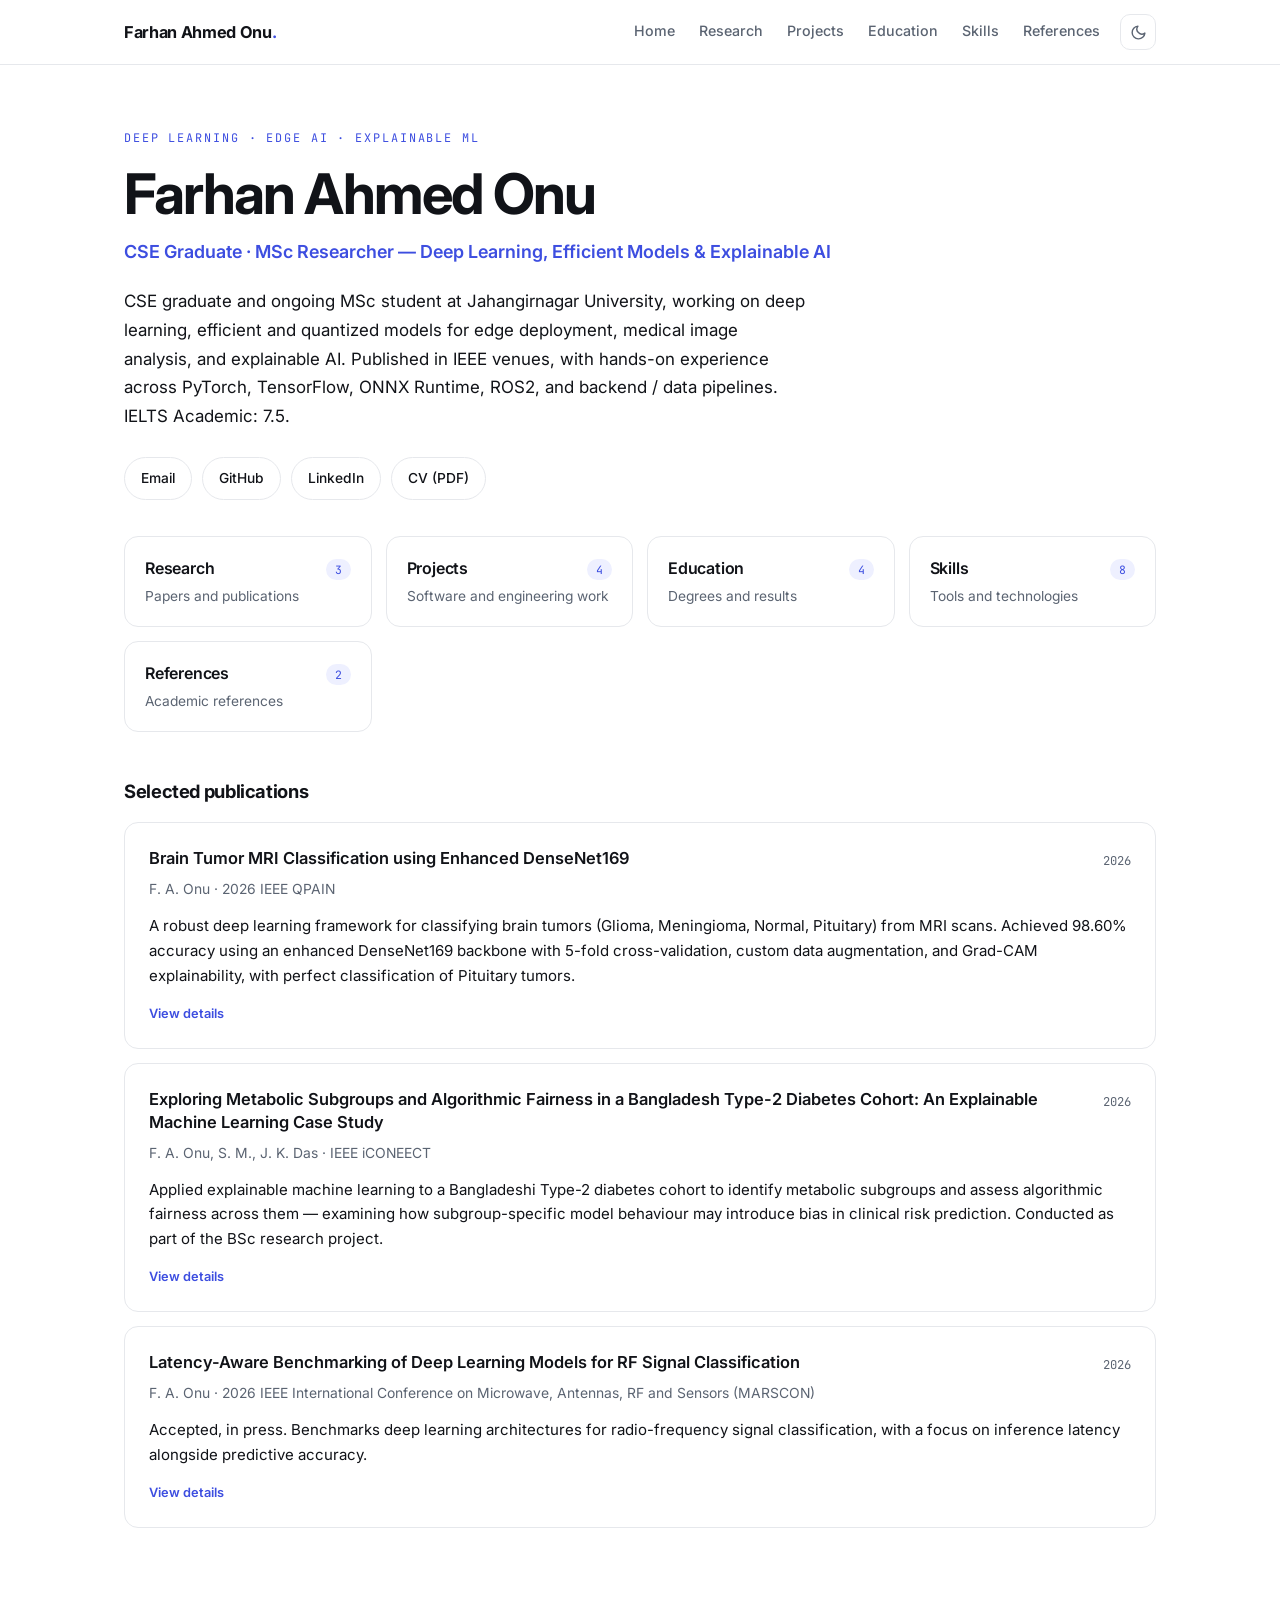
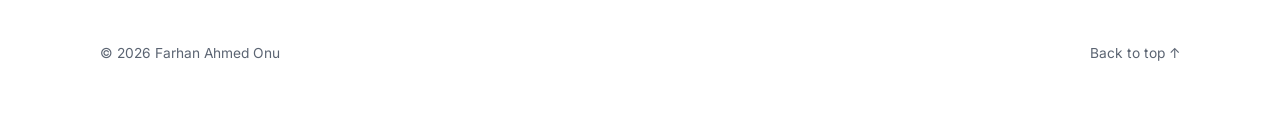
<file: index.html>
<!DOCTYPE html>
<html lang="en" data-theme="light">
<head>
<meta charset="UTF-8" />
<meta name="viewport" content="width=device-width, initial-scale=1" />
<title>Farhan Ahmed Onu — Portfolio</title>
<meta name="description" content="Portfolio of Farhan Ahmed Onu — CSE graduate and MSc researcher at Jahangirnagar University working on deep learning, efficient/quantized models for edge deployment, medical image analysis, and explainable AI." />
<meta name="author" content="Farhan Ahmed Onu" />

<!-- Open Graph / social -->
<meta property="og:type" content="website" />
<meta property="og:title" content="Farhan Ahmed Onu — Portfolio" />
<meta property="og:description" content="Deep learning, edge AI, and explainable ML research and projects." />
<meta name="twitter:card" content="summary" />
<meta name="twitter:title" content="Farhan Ahmed Onu — Portfolio" />
<meta name="twitter:description" content="Deep learning, edge AI, and explainable ML research and projects." />

<!-- Structured data -->
<script type="application/ld+json">
{
  "@context": "https://schema.org",
  "@type": "Person",
  "name": "Farhan Ahmed Onu",
  "jobTitle": "CSE Graduate & MSc Researcher",
  "affiliation": { "@type": "Organization", "name": "Jahangirnagar University" },
  "email": "mailto:farhanahmedonu@gmail.com",
  "description": "Deep learning, efficient models for edge deployment, medical image analysis, and explainable AI.",
  "sameAs": [
    "https://github.com/FarhanAhmedOnu",
    "https://www.linkedin.com/in/FarhanAhmedOnu"
  ],
  "knowsAbout": ["Deep Learning", "Edge AI", "Explainable Machine Learning", "Medical Image Analysis"]
}
</script>

<link rel="preconnect" href="https://fonts.googleapis.com">
<link rel="preconnect" href="https://fonts.gstatic.com" crossorigin>
<link href="https://fonts.googleapis.com/css2?family=Inter:wght@400;500;600;700&family=JetBrains+Mono:wght@500&display=swap" rel="stylesheet">
<link rel="stylesheet" href="css/style.css" />

<script>
  (function () {
    var saved = null;
    try { saved = localStorage.getItem("theme"); } catch (e) {}
    if (!saved && window.matchMedia("(prefers-color-scheme: dark)").matches) saved = "dark";
    if (saved) document.documentElement.setAttribute("data-theme", saved);
  })();
</script>
</head>

<body id="top">

<a class="skip-link" href="#main">Skip to content</a>

<header class="site-header">
  <div class="container header-inner">
    <a class="brand" href="#home">Farhan Ahmed Onu<span>.</span></a>
    <nav class="nav" aria-label="Sections">
      <a href="#home">Home</a>
      <a href="#research">Research</a>
      <a href="#projects">Projects</a>
      <a href="#education">Education</a>
      <a href="#skills">Skills</a>
      <a href="#references">References</a>
    </nav>
    <button id="theme-toggle" class="theme-toggle" type="button"
            aria-label="Toggle dark mode" aria-pressed="false">
      <svg class="icon-moon" viewBox="0 0 24 24" aria-hidden="true"><path d="M21 12.8A9 9 0 1 1 11.2 3a7 7 0 0 0 9.8 9.8Z"/></svg>
      <svg class="icon-sun" viewBox="0 0 24 24" aria-hidden="true"><circle cx="12" cy="12" r="4"/><path d="M12 2v2M12 20v2M4.9 4.9l1.4 1.4M17.7 17.7l1.4 1.4M2 12h2M20 12h2M4.9 19.1l1.4-1.4M17.7 6.3l1.4-1.4"/></svg>
    </button>
  </div>
</header>

<div id="load-error" class="load-error" role="alert" hidden></div>

<div class="layout">
  <main id="main" class="content">

    <!-- Home -->
    <section class="view home" id="home" data-view>
      <div class="home-hero">
        <p class="eyebrow" id="hero-eyebrow"></p>
        <h1 id="hero-name" tabindex="-1"></h1>
        <p class="role" id="hero-role"></p>
        <p class="hero-summary" id="hero-summary"></p>
        <div class="hero-links" id="hero-links"></div>
      </div>
      <nav class="tiles" id="tiles" aria-label="Explore my work"></nav>
      <div class="home-pubs" id="home-pubs"></div>
    </section>

    <section class="block view" id="research" data-view hidden>
      <a class="back" href="#home">Back to home</a>
      <div class="section-head">
        <h2 class="section-title" data-bind="title" tabindex="-1">Research &amp; Publications</h2>
        <p class="section-desc" data-bind="description"></p>
      </div>
      <div class="pub-list" id="pub-list"></div>
    </section>

    <section class="block view" id="projects" data-view hidden>
      <a class="back" href="#home">Back to home</a>
      <div class="section-head">
        <h2 class="section-title" data-bind="title" tabindex="-1">Software &amp; Engineering Projects</h2>
        <p class="section-desc" data-bind="description"></p>
      </div>
      <div class="project-grid" id="project-list"></div>
    </section>

    <section class="block view" id="education" data-view hidden>
      <a class="back" href="#home">Back to home</a>
      <div class="section-head">
        <h2 class="section-title" data-bind="title" tabindex="-1">Education</h2>
        <p class="section-desc" data-bind="description"></p>
      </div>
      <div class="card" id="edu-list"></div>
    </section>

    <section class="block view" id="skills" data-view hidden>
      <a class="back" href="#home">Back to home</a>
      <div class="section-head">
        <h2 class="section-title" data-bind="title" tabindex="-1">Technical Skills</h2>
        <p class="section-desc" data-bind="description"></p>
      </div>
      <div class="skill-grid" id="skill-list"></div>
    </section>

    <section class="block view" id="references" data-view hidden>
      <a class="back" href="#home">Back to home</a>
      <div class="section-head">
        <h2 class="section-title" data-bind="title" tabindex="-1">References</h2>
        <p class="section-desc" data-bind="description"></p>
      </div>
      <div class="ref-grid" id="ref-list"></div>
    </section>

  </main>
</div>

<dialog id="detail" class="detail" aria-labelledby="detail-title">
  <button type="button" class="detail-close" data-close aria-label="Close details">&times;</button>
  <div id="detail-body" class="detail-body"></div>
</dialog>

<footer class="site-footer container">
  <span>&copy; <span id="year"></span> Farhan Ahmed Onu</span>
  <a href="#top">Back to top &uarr;</a>
</footer>

<noscript>
  <div class="load-error">
    This portfolio loads its content from JSON files and needs JavaScript enabled.
  </div>
</noscript>

<script type="module" src="js/theme.js"></script>
<script type="module" src="js/main.js"></script>
<script type="module" src="js/ui.js"></script>
</body>
</html>
</file>
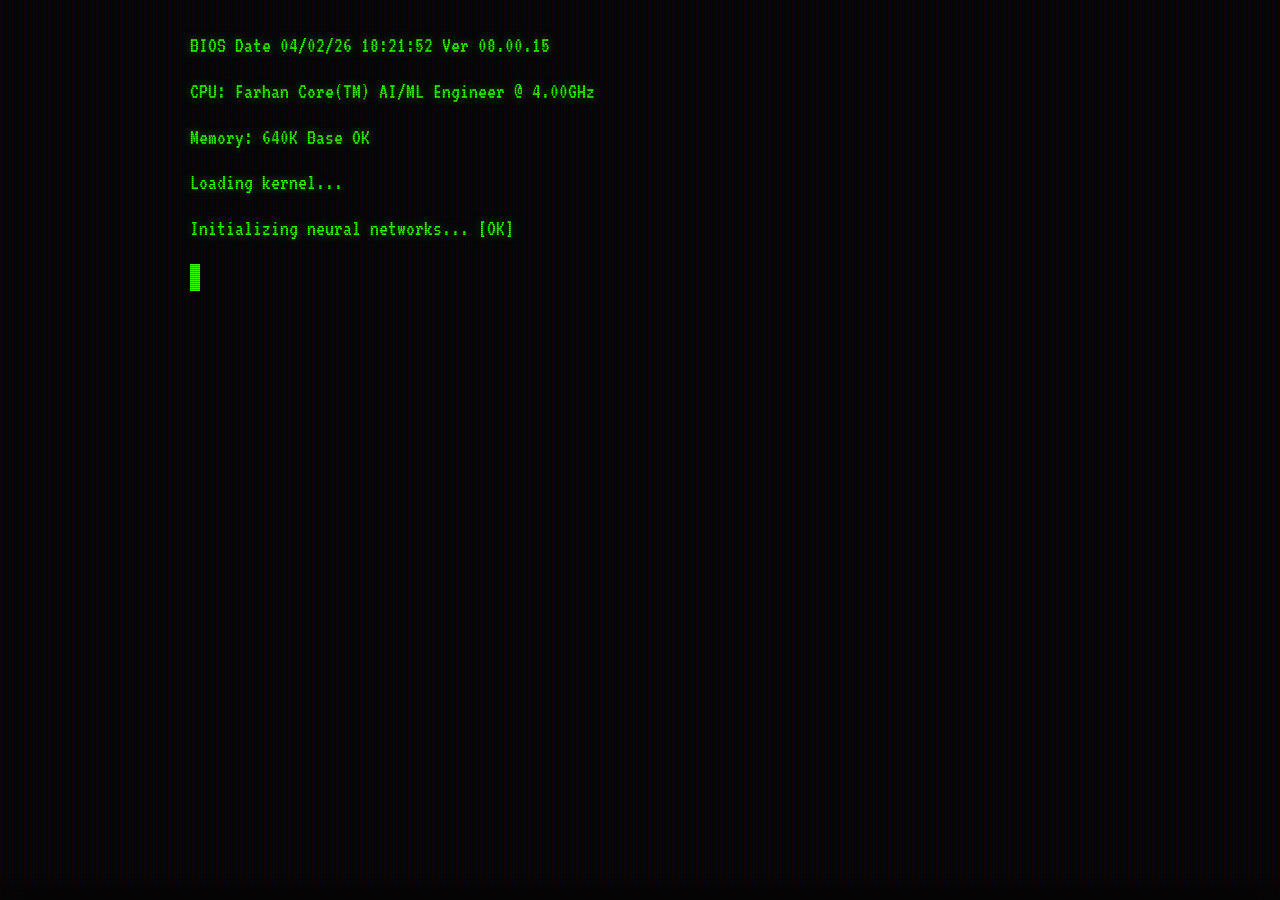
<file: index copy.html>
<!DOCTYPE html>
<html lang="en">
<head>
    <meta charset="UTF-8">
    <meta name="viewport" content="width=device-width, initial-scale=1.0">
    <title>Farhan Ahmed Onu - Terminal OS</title>
    <style>
        /* === RETRO CSS STYLES === */
        @import url('https://fonts.googleapis.com/css2?family=VT323&display=swap');

        :root {
            --terminal-green: #33ff00;
            --terminal-dark: #050505;
            --terminal-dim: #113311;
            --glow: 0 0 10px rgba(51, 255, 0, 0.4);
        }

        /* Custom Retro Pixel Cursor */
        * {
            cursor: url('data:image/svg+xml;utf8,<svg width="18" height="24" viewBox="0 0 15 22" fill="none" xmlns="http://www.w3.org/2000/svg"><path d="M0 0V16L4 12L7 19L9 18L6 11H11L0 0Z" fill="%2333ff00" stroke="%23050505" stroke-width="1"/></svg>'), auto !important;
        }

        body, html {
            margin: 0;
            padding: 0;
            height: 100%;
            background-color: var(--terminal-dark);
            color: var(--terminal-green);
            font-family: 'VT323', 'Courier New', monospace;
            font-size: 22px;
            overflow-x: hidden;
        }

        /* CRT Screen & Scanline Effect */
        .crt::before {
            content: " ";
            display: block;
            position: fixed;
            top: 0; left: 0; bottom: 0; right: 0;
            background: linear-gradient(rgba(18, 16, 16, 0) 50%, rgba(0, 0, 0, 0.25) 50%), 
                        linear-gradient(90deg, rgba(255, 0, 0, 0.06), rgba(0, 255, 0, 0.02), rgba(0, 0, 255, 0.06));
            z-index: 999;
            background-size: 100% 2px, 3px 100%;
            pointer-events: none;
        }

        .crt {
            min-height: 100vh;
            padding: 20px;
            box-sizing: border-box;
            text-shadow: var(--glow);
        }

        #terminal {
            max-width: 900px;
            margin: 0 auto;
            padding-top: 10px;
            padding-bottom: 120px; /* Extra padding to prevent bottom bar overlap */
        }

        /* Typography & Layout */
        h1, h2, h3 { margin: 0 0 10px 0; font-weight: normal; }
        p { margin: 0 0 15px 0; line-height: 1.4; }
        ul { margin-top: 0; margin-bottom: 15px; padding-left: 20px; }
        li { margin-bottom: 5px; }
        
        .ascii-art {
            white-space: pre;
            font-size: 12px;
            margin-bottom: 20px;
            line-height: 1.2;
            overflow-x: auto;
        }

        .cursor {
            display: inline-block;
            width: 10px;
            height: 1.2em;
            background-color: var(--terminal-green);
            vertical-align: middle;
            animation: blink 1s step-end infinite;
        }

        @keyframes blink {
            0%, 100% { opacity: 1; }
            50% { opacity: 0; }
        }

        /* Fixed Bottom Command Bar (HCI Optimized) */
        #command-bar {
            position: fixed;
            bottom: 0;
            left: 0;
            width: 100%;
            background-color: var(--terminal-dark);
            border-top: 2px solid var(--terminal-green);
            z-index: 1000;
            display: flex;
            justify-content: space-between;
            align-items: center;
            padding: 10px 20px;
            box-sizing: border-box;
            box-shadow: 0 -5px 15px rgba(5, 5, 5, 0.9);
            transform: translateY(100%);
            transition: transform 0.5s ease-out;
        }

        #command-bar.visible {
            transform: translateY(0);
        }

        .menu-commands {
            display: flex;
            gap: 15px;
            flex-wrap: wrap;
        }

        .menu-item {
            color: var(--terminal-green);
            text-decoration: none;
            padding: 5px 10px;
            transition: all 0.1s;
            border: 1px solid transparent;
        }

        .menu-item:hover, .menu-item.active {
            background-color: var(--terminal-green);
            color: var(--terminal-dark);
            text-shadow: none;
            border: 1px solid var(--terminal-green);
        }

        .menu-item span.key {
            color: #fff;
            background: var(--terminal-dim);
            padding: 0 4px;
            margin-right: 5px;
        }

        .menu-item:hover span.key, .menu-item.active span.key {
            background: var(--terminal-dark);
            color: var(--terminal-green);
        }

        .system-status {
            font-size: 18px;
            opacity: 0.8;
            text-align: right;
            padding-left: 20px;
            border-left: 1px dashed var(--terminal-green);
        }

        /* Content Sections */
        .section {
            display: none;
            margin-top: 30px;
            border-top: 1px solid var(--terminal-dim);
            padding-top: 20px;
            animation: textFocus 0.3s ease-in;
        }

        @keyframes textFocus {
            0% { filter: blur(4px); opacity: 0.5; }
            100% { filter: blur(0px); opacity: 1; }
        }

        .project-card {
            border: 1px solid var(--terminal-dim);
            padding: 15px;
            margin-bottom: 25px;
            transition: border-color 0.2s;
        }

        .project-card:hover {
            border-color: var(--terminal-green);
            background: rgba(51, 255, 0, 0.02);
        }

        .project-card h4 {
            border-bottom: 1px dashed var(--terminal-dim);
            padding-bottom: 5px;
            margin-bottom: 10px;
        }

        .project-card a {
            color: var(--terminal-green);
            text-decoration: underline;
            display: inline-block;
            margin-top: 10px;
        }

        .project-card a:hover {
            background-color: var(--terminal-green);
            color: var(--terminal-dark);
        }

        /* Utilities */
        .hidden { display: none; }
        .prompt { color: #88ff88; }
        
        /* Responsive */
        @media (max-width: 768px) {
            #command-bar {
                flex-direction: column;
                align-items: flex-start;
                gap: 10px;
            }
            .system-status {
                border-left: none;
                border-top: 1px dashed var(--terminal-green);
                padding-left: 0;
                padding-top: 5px;
                width: 100%;
                text-align: left;
            }
        }
    </style>
</head>
<body>

<div class="crt">
    <div id="terminal">
        <div id="boot-sequence"></div>
        
        <div id="main-interface" class="hidden">
            <div class="ascii-art">
 ________ ________  ________  ___  ___  ________  ________           ________  ___  ___  _____ ______   _______   ________     
|\  _____\\   __  \|\   __  \|\  \|\  \|\   __  \|\   ___  \        |\   __  \|\  \|\  \|\   _ \  _   \|\  ___ \ |\   ___ \    
\ \  \__/\ \  \|\  \ \  \|\  \ \  \\\  \ \  \|\  \ \  \\ \  \       \ \  \|\  \ \  \\\  \ \  \\\__\ \  \ \   __/|\ \  \_|\ \   
 \ \   __\\ \   __  \ \   _  _\ \   __  \ \   __  \ \  \\ \  \       \ \   __  \ \   __  \ \  \\|__| \  \ \  \_|/_\ \  \ \\ \  
  \ \  \_| \ \  \ \  \ \  \\  \\ \  \ \  \ \  \ \  \ \  \\ \  \       \ \  \ \  \ \  \ \  \ \  \    \ \  \ \  \_|\ \ \  \_\\ \ 
   \ \__\   \ \__\ \__\ \__\\ _\\ \__\ \__\ \__\ \__\ \__\\ \__\       \ \__\ \__\ \__\ \__\ \__\    \ \__\ \_______\ \_______\
    \|__|    \|__|\|__|\|__|\|__|\|__|\|__|\|__|\|__|\|__| \|__|        \|__|\|__|\|__|\|__|\|__|     \|__|\|_______|\|_______|
                                                                                                                               
                                                                                                                               
                                                                                                                                                                                           
            </div>
            
            <p><span class="prompt">guest@system:~$</span> Welcome. I am <strong>Farhan Ahmed Onu</strong>.</p>
            <p>System ready. Select a command from the bottom terminal panel to begin.</p>

            <div id="about" class="section">
                <h3>--- ABOUT ME ---</h3>
                <p>Results-oriented AI/ML Engineer with extensive hands-on experience in building scalable machine learning solutions. Proficient in Python, SQL, and Deep Learning frameworks (PyTorch, TensorFlow). Proven track record in delivering industry-level projects ranging from Computer Vision disease detection systems to complex NLP agents using RAG and LLMs. Skilled in the full ML lifecycle from data preprocessing and feature engineering to model tuning, XAI implementation, and MLOps deployment.</p>
                <p><strong>Education:</strong> Bachelor of Science in Computer Science & Engineering from Jahangirnagar University, Savar, Dhaka (2020-2025). CGPA: 3.4/4.0.</p>
                <p><strong>Experience:</strong> Mentor at JU Robotics Club (2023-2025). Teach new members and juniors commonly used algorithms and hardware components. Review and provide feedback on robotics code.</p>
                <p>Location: Somewhere infront of a Keyboard</p>
            </div>

            <div id="projects" class="section">
                <h3>--- PROJECTS DIRECTORY ---</h3>

                <div class="project-card">
                    <h4>> End-to-End AI Diabetes Diagnosis System</h4>
                    <p><strong>Stack:</strong> Python, XGBoost, LLMs, Flask</p>
                    <ul>
                        <li>Developed a dual-agent diagnostic system combining predictive modeling with a conversational AI interface (LLAMA 3.2).</li>
                        <li>Achieved 95.97% accuracy and 0.982 ROC AUC using XGBoost, improving minority class detection by addressing 1:9 class imbalance with SMOTENC.</li>
                        <li>Implemented Explainable AI (XAI) using SHAP and LIME to provide transparent feature importance rankings (e.g., Glucose, Age) for clinical trust.</li>
                        <li>Deployed the solution using a microservices architecture with a Flask-based API Gateway.</li>
                    </ul>
                    <a href="https://github.com/farhanahmedonu" target="_blank">[View on GitHub]</a>
                </div>

                <div class="project-card">
                    <h4>> GadgetForge: Android App for PC Part Recommendation</h4>
                    <p><strong>Stack:</strong> Java, Llama 2, Django, SQLite, Firebase</p>
                    <ul>
                        <li>Developed an Android application in Java that assists users in building custom PCs by recommending compatible parts based on usage preferences.</li>
                        <li>Integrated a Django backend with Llama to process natural language queries and generate context-aware PC part recommendations.</li>
                        <li>Designed and connected a NoSQL (Firebase) and SQLite database system to manage user data and real-time product inventory for recommendation and comparison.</li>
                        <li>Implemented a "Build PC" module and a part comparison engine, enabling users to evaluate performance, price, and compatibility of selected components.</li>
                        <li>Applied prompt engineering and structured querying to interpret user intent and retrieve relevant hardware components aligned with the store's inventory.</li>
                    </ul>
                    <a href="https://github.com/farhanahmedonu" target="_blank">[View on GitHub]</a>
                </div>

                <div class="project-card">
                    <h4>> Hexapod: Six-Legged Smart Robot</h4>
                    <p><strong>Stack:</strong> Arduino (ESP32), Python, OpenCV, PyCOLMAP, Meshroom</p>
                    <ul>
                        <li>Designed and built a six-legged walking robot using ESP32 and Arduino code, capable of traversing varied surfaces with stability and precision.</li>
                        <li>Implemented wireless control via Wi-Fi and Bluetooth, enabling directional movement and adjustable speed through a mobile interface.</li>
                        <li>Integrated obstacle avoidance using sensor feedback, enhancing autonomous navigation in dynamic environments.</li>
                        <li>Added onboard camera for visual processing; utilized OpenCV for real-time face detection and implemented face tracking.</li>
                        <li>Developed a photogrammetry pipeline using PyCOLMAP and Meshroom to generate accurate 3D models of the robot's environment from captured images.</li>
                    </ul>
                    <a href="https://github.com/farhanahmedonu" target="_blank">[View on GitHub]</a>
                </div>

                <div class="project-card">
                    <h4>> Tea Leaf Disease Detection & Classification</h4>
                    <p><strong>Stack:</strong> PyTorch, EfficientNet-V2, CV, Gradio</p>
                    <ul>
                        <li>Engineered a robust deep learning pipeline using EfficientNet-V2-S to classify tea leaf diseases across 8 distinct classes using a dataset of 5,278 images.</li>
                        <li>Applied advanced data augmentation (RandAugment, ColorJitter) to prevent overfitting and ensure model generalization.</li>
                        <li>Deployment: Built a real-time inference interface using Gradio, enabling instant disease categorization and confidence scoring.</li>
                    </ul>
                    <a href="https://github.com/farhanahmedonu" target="_blank">[View on GitHub]</a>
                </div>

                <div class="project-card">
                    <h4>> RAG PDF Chat Assistant with Local LLMs</h4>
                    <p><strong>Stack:</strong> Ollama, ChromaDB, Streamlit, Sentence Transformers</p>
                    <ul>
                        <li>Architected a privacy-focused Retrieval-Augmented Generation (RAG) system processing local PDF documents using Ollama (Qwen, Llama3).</li>
                        <li>Optimized retrieval accuracy by implementing a custom overlapping text chunking algorithm and persistent vector storage via ChromaDB.</li>
                        <li>Developed a user-friendly Streamlit web interface for seamless document uploading and interactive Q&A. Supports multiple PDF uploads.</li>
                    </ul>
                    <a href="https://github.com/farhanahmedonu" target="_blank">[View on GitHub]</a>
                </div>
                
                <div class="project-card">
                    <h4>> Ju-Exam-Office-Management-System</h4>
                    <p><strong>Stack:</strong> Django, pyTEST, Sphinx, CircleCI</p>
                    <ul>
                        <li>Fullstack project aiming to process all tasks done by an exam office.</li>
                        <li>Features include: Creating and Publishing Exam Schedules, Publish Result, Manage Exam Materials, Manage Answer Scripts, Manage Teacher Remuneration, Approving special accommodations.</li>
                        <li>Provides students with a seamless interface to access their results.</li>
                        <li>Tested using pyTEST, documented with Sphinx, and utilizes CircleCI for CI/CD pipelines.</li>
                    </ul>
                    <a href="https://github.com/farhanahmedonu" target="_blank">[View on GitHub]</a>
                </div>

                <div class="project-card">
                    <h4>> Automated Prompt Generation</h4>
                    <p><strong>Stack:</strong> Google Gemini API, Gradio, NLP</p>
                    <ul>
                        <li>Designed a system that extracts content from PDFs/PPTXs and utilizes Google Gemini to automatically generate Zero-shot and Few-shot prompts.</li>
                        <li>Implemented a structured workflow where generated prompts are saved to JSON and used to drive a context-aware chatbot interface.</li>
                        <li>Created a Gradio-based UI allowing users to leverage extracted document context for intelligent Q&A without manual prompt crafting.</li>
                    </ul>
                    <a href="https://github.com/farhanahmedonu" target="_blank">[View on GitHub]</a>
                </div>

                <div class="project-card">
                    <h4>> Ollama Smart Assistant & Search Engine</h4>
                    <p><strong>Stack:</strong> Python, Flask, DuckDuckGo API</p>
                    <ul>
                        <li>Designed an intelligent decision engine that dynamically routes user queries between a local LLM and real-time web search (DuckDuckGo) based on information freshness needs.</li>
                        <li>Implemented keyword optimization logic to refine search queries, improving the relevance of retrieved information before synthesis.</li>
                    </ul>
                    <a href="https://github.com/farhanahmedonu" target="_blank">[View on GitHub]</a>
                </div>

                <div class="project-card">
                    <h4>> IoT-Based Smart Bus Transportation System</h4>
                    <p><strong>Stack:</strong> Firebase, Tailwind CSS, Leaflet maps, IoT</p>
                    <ul>
                        <li>Real-Time Tracking: Provide passengers with live bus locations using GPS and IoT.</li>
                        <li>Route Search: Enable users to search and plan journeys efficiently.</li>
                        <li>Automated Fare Calculation: Use QR codes to measure travel time/distance for accurate billing.</li>
                        <li>Data Management: Store and sync data via Firebase for reliability.</li>
                        <li>Three-Layer Architecture: Device Layer (Micro controller and other components in bus), Cloud/Server Layer(Firebase, Mozilla Location Services), Web Interface Layer(Tailwind CSS, Leaflet maps).</li>
                    </ul>
                    <a href="https://github.com/farhanahmedonu" target="_blank">[View on GitHub]</a>
                </div>

                <div class="project-card">
                    <h4>> Robot Hand Control via Hand Gesture Recognition</h4>
                    <p><strong>Stack:</strong> Computer Vision, MediaPipe, PySerial, Arduino</p>
                    <ul>
                        <li>Enables real-time control of a robot hand using computer vision and hand gesture recognition.</li>
                        <li>The system uses a webcam to detect hand movements and translates them into servo commands for a robotic hand.</li>
                        <li>Real-time hand tracking is done using MediaPipe. Data is sent to Arduino using PySerial.</li>
                    </ul>
                    <a href="https://github.com/farhanahmedonu" target="_blank">[View on GitHub]</a>
                </div>

                <div class="project-card">
                    <h4>> Art Portfolio Website</h4>
                    <p><strong>Stack:</strong> React, Tailwind CSS, HTML5, JavaScript</p>
                    <ul>
                        <li>A sleek, dark-themed React + Tailwind CSS art portfolio inspired by ArtStation. Component-based structure for scalability.</li>
                        <li>Fully Responsive on all screen sizes. Uses JSON files to store data about artworks and other data.</li>
                        <li>UI for CRUD Operations for updating JSON data. Deployable on GitHub Pages.</li>
                    </ul>
                    <a href="https://github.com/farhanahmedonu" target="_blank">[View on GitHub]</a>
                </div>

                <div class="project-card">
                    <h4>> Image Scraper</h4>
                    <p><strong>Stack:</strong> Python, BeautifulSoup4, Selenium</p>
                    <ul>
                        <li>A collection of Python scripts for scraping images from various sources including Google Images and general websites.</li>
                        <li>Uses BeautifulSoup4 and Selenium for Web automation and scrolling simulation.</li>
                        <li>ChromeDriver for Browser automation (for scrolling functionality). Features include Lazy-loading support with scrolling, Image size filtering, Respectful crawling with delays, Automatic folder creation, Error handling and logging.</li>
                    </ul>
                    <a href="https://github.com/farhanahmedonu" target="_blank">[View on GitHub]</a>
                </div>
            </div>

            <div id="skills" class="section">
                <h3>--- SYSTEM CAPABILITIES ---</h3>
                <p><strong>LANGUAGES:</strong> Python, JavaScript/TypeScript, Java, C, C++, SQL, Bash Scripting</p>
                <p><strong>AI/ML & DATA SCIENCE:</strong> XGBoost, LightGBM, Scikit-learn, SMOTE/SMOTENC, SHAP/LIME (XAI), PyTorch, TensorFlow, Keras, Efficient Net, Transformers, pandas</p>
                <p><strong>NLP & GEN AI:</strong> RAG, LangChain, Ollama, ChromaDB, Google Gemini API, Prompt Engineering, InstructLab, Llama 2/3</p>
                <p><strong>COMPUTER VISION:</strong> Image Classification, Data Augmentation (Albumentations), OpenCV, Face Tracking, PyCOLMAP, Meshroom, Photogrammetry</p>
                <p><strong>FRONTEND:</strong> React, HTML5, Tailwind</p>
                <p><strong>BACKEND & DEPLOYMENT:</strong> Node.js, Express.js, Django, Flask, Streamlit, Gradio, API Development, Docker, RESTful APIs</p>
                <p><strong>DATABASES:</strong> PostgreSQL, MongoDB, MySQL, SQLite, Firebase</p>
                <p><strong>DEVOPS, TOOLS & TESTING:</strong> Git, GitHub Actions, CI/CD Pipelines, Linux, Selenium WebDriver, pytest, Postman, Insomnia, Trello, Agile/Scrum</p>
                <p><strong>MOBILE & EMBEDDED:</strong> Android (Java), Arduino, ESP32</p>
            </div>

            <div id="contact" class="section">
                <h3>--- ESTABLISH CONNECTION ---</h3>
                <p>Email: <a href="mailto:farhanahmedonu@gmail.com">farhanahmedonu@gmail.com</a></p>
                <p>Phone: 01969120538 | +8801571482059</p>
                <p>GitHub: <a href="https://github.com/farhanahmedonu" target="_blank">github.com/farhanahmedonu</a></p>
                <p>LinkedIn: <a href="https://linkedin.com/in/farhanahmedonu" target="_blank">linkedin.com/in/farhanahmedonu</a></p>
                <br>
                <p><em>End of file.</em></p>
            </div>

        </div>
        
        <div style="margin-top: 20px; margin-bottom: 40px;"><span class="prompt hidden" id="bottom-prompt">guest@system:~$ </span><span class="cursor" id="main-cursor"></span></div>
    </div>
</div>

<div id="command-bar">
    <div class="menu-commands">
        <a class="menu-item" onclick="showSection('about', this)"><span class="key">[1]</span> ABOUT</a>
        <a class="menu-item" onclick="showSection('projects', this)"><span class="key">[2]</span> PROJECTS</a>
        <a class="menu-item" onclick="showSection('skills', this)"><span class="key">[3]</span> SKILLS</a>
        <a class="menu-item" onclick="showSection('contact', this)"><span class="key">[4]</span> CONTACT</a>
    </div>
    <div class="system-status" id="sys-status">SYS.STAT: AWAITING_INPUT</div>
</div>

<script>
    /* === RETRO JS LOGIC === */
    const bootLines = [
        "BIOS Date 04/02/26 18:21:52 Ver 08.00.15",
        "CPU: Farhan Core(TM) AI/ML Engineer @ 4.00GHz",
        "Memory: 640K Base OK",
        "Loading kernel...",
        "Initializing neural networks... [OK]",
        "Mounting project directories... [OK]",
        "Starting user interface... [OK]",
        "Connection established."
    ];

    const bootDiv = document.getElementById("boot-sequence");
    const mainInterface = document.getElementById("main-interface");
    const commandBar = document.getElementById("command-bar");
    const bottomPrompt = document.getElementById("bottom-prompt");
    const sysStatus = document.getElementById("sys-status");
    
    let bootDelay = 200; 

    async function runBootSequence() {
        for (let i = 0; i < bootLines.length; i++) {
            const p = document.createElement("p");
            p.textContent = bootLines[i];
            bootDiv.appendChild(p);
            const delay = Math.random() * bootDelay + 100;
            await new Promise(r => setTimeout(r, delay));
            window.scrollTo(0, document.body.scrollHeight);
        }
        
        await new Promise(r => setTimeout(r, 600)); 
        bootDiv.classList.add("hidden"); 
        mainInterface.classList.remove("hidden"); 
        bottomPrompt.classList.remove("hidden");
        
        // Slide up the command bar
        setTimeout(() => {
            commandBar.classList.add("visible");
        }, 300);
        
        window.scrollTo(0, 0);
    }

    window.onload = runBootSequence;

    function showSection(sectionId, element) {
        // Hide all sections
        const sections = document.querySelectorAll('.section');
        sections.forEach(sec => sec.style.display = 'none');

        // Remove active class from all menu items
        const menuItems = document.querySelectorAll('.menu-item');
        menuItems.forEach(item => item.classList.remove('active'));

        // Show targeted section
        const targetSection = document.getElementById(sectionId);
        if (targetSection) {
            targetSection.style.display = 'block';
            
            // Add active class to clicked button
            if(element) element.classList.add('active');

            // Update System Status Text
            sysStatus.textContent = "SYS.STAT: VIEWING_" + sectionId.toUpperCase();
            
            // Scroll to the top of the interface
            mainInterface.scrollIntoView({ behavior: 'smooth', block: 'start' });
        }
    }

    // Allow keyboard navigation for the true retro feel
    document.addEventListener('keydown', function(event) {
        if(commandBar.classList.contains('visible')) {
            const keys = ['1', '2', '3', '4'];
            if(keys.includes(event.key)) {
                const items = document.querySelectorAll('.menu-item');
                items[parseInt(event.key) - 1].click();
            }
        }
    });
</script>

</body>
</html>
</file>
<file: css/style.css>
/* =========================================================
   THEME TOKENS
   ========================================================= */
:root {
  --bg: #ffffff;
  --surface: #ffffff;
  --soft: #f6f7f9;
  --border: #e6e8ec;
  --text: #111318;
  --muted: #5b6472;
  --accent: #3d4ee0;
  --accent-soft: #eef0ff;
  --shadow: 0 8px 24px rgba(17, 19, 24, .07);
  --radius: 14px;
  --maxw: 1080px;
}

[data-theme="dark"] {
  --bg: #0e1014;
  --surface: #14171d;
  --soft: #171b22;
  --border: #252a33;
  --text: #e9ecf1;
  --muted: #9aa4b2;
  --accent: #8b93ff;
  --accent-soft: #1c2033;
  --shadow: 0 8px 24px rgba(0, 0, 0, .4);
}

/* =========================================================
   BASE
   ========================================================= */
* { box-sizing: border-box; }

html { scroll-behavior: smooth; }

body {
  margin: 0;
  background: var(--bg);
  color: var(--text);
  font-family: 'Inter', system-ui, -apple-system, 'Segoe UI', Roboto, sans-serif;
  font-size: 16px;
  line-height: 1.65;
  -webkit-font-smoothing: antialiased;
  transition: background .25s ease, color .25s ease;
}

.container { max-width: var(--maxw); margin: 0 auto; padding: 0 24px; }

code {
  font-family: 'JetBrains Mono', ui-monospace, monospace;
  font-size: .85em;
  background: var(--soft);
  padding: 1px 5px;
  border-radius: 5px;
}

.skip-link {
  position: absolute; left: -9999px; top: 0;
  background: var(--accent); color: #fff;
  padding: 10px 16px; border-radius: 0 0 8px 0;
  z-index: 100;
}
.skip-link:focus { left: 0; }

section.block {
  padding: 52px 0;
  border-bottom: 1px solid var(--border);
  scroll-margin-top: 80px;
}
section.block:last-of-type { border-bottom: 0; }

/* =========================================================
   HEADER
   ========================================================= */
.site-header {
  position: sticky; top: 0; z-index: 50;
  background: var(--bg);
  border-bottom: 1px solid var(--border);
}
@supports (backdrop-filter: blur(8px)) {
  .site-header {
    background: color-mix(in srgb, var(--bg) 82%, transparent);
    backdrop-filter: blur(14px);
  }
}

.header-inner { display: flex; align-items: center; gap: 20px; height: 64px; }

.brand {
  font-weight: 700; font-size: 1.02rem;
  letter-spacing: -.02em; text-decoration: none; color: var(--text);
}
.brand span { color: var(--accent); }

.nav { display: flex; gap: 24px; margin-left: auto; }
.nav a {
  font-size: .89rem; font-weight: 500;
  color: var(--muted); text-decoration: none;
  transition: color .18s ease;
}
.nav a:hover { color: var(--text); }

.theme-toggle {
  display: grid; place-items: center;
  width: 36px; height: 36px;
  border: 1px solid var(--border); border-radius: 10px;
  background: var(--surface); color: var(--muted);
  cursor: pointer;
  transition: color .18s, border-color .18s;
}
.theme-toggle:hover { color: var(--accent); border-color: var(--accent); }
.theme-toggle svg {
  width: 17px; height: 17px;
  stroke: currentColor; fill: none;
  stroke-width: 2; stroke-linecap: round; stroke-linejoin: round;
}
[data-theme="light"] .icon-sun { display: none; }
[data-theme="dark"]  .icon-moon { display: none; }

/* =========================================================
   LOAD ERROR
   ========================================================= */
.load-error {
  max-width: var(--maxw);
  margin: 24px auto 0;
  padding: 16px 20px;
  border: 1px solid #e0b4b4;
  border-left: 3px solid #d9534f;
  border-radius: 10px;
  background: #fdf3f3;
  color: #7a2b28;
  font-size: .9rem;
  line-height: 1.6;
}
[data-theme="dark"] .load-error {
  background: #241417;
  border-color: #4a2429;
  border-left-color: #e07a76;
  color: #f0b9b6;
}
.load-error code { background: rgba(0,0,0,.07); }
[data-theme="dark"] .load-error code { background: rgba(255,255,255,.09); }

/* =========================================================
   HERO
   ========================================================= */
.hero { padding: 88px 0 72px; border-bottom: 1px solid var(--border); }

.eyebrow {
  font-family: 'JetBrains Mono', ui-monospace, monospace;
  font-size: .74rem; letter-spacing: .16em; text-transform: uppercase;
  color: var(--accent); margin: 0 0 16px;
}

h1 {
  font-size: clamp(2.3rem, 6vw, 3.5rem);
  line-height: 1.05; letter-spacing: -.032em;
  font-weight: 700; margin: 0 0 14px;
}

.role {
  font-size: clamp(1rem, 2vw, 1.12rem);
  font-weight: 600; color: var(--accent);
  margin: 0 0 20px; max-width: 60ch;
}

.hero-summary {
  font-size: 1.02rem; color: var(--muted);
  max-width: 68ch; margin: 0 0 30px;
}

.hero-links { display: flex; flex-wrap: wrap; gap: 10px; }

.chip {
  display: inline-flex; align-items: center; gap: 8px;
  padding: 9px 16px;
  border: 1px solid var(--border); border-radius: 999px;
  background: var(--surface);
  font-size: .86rem; font-weight: 500;
  text-decoration: none; color: var(--text);
  transition: transform .18s ease, border-color .18s ease, color .18s ease;
}
.chip:hover {
  transform: translateY(-1px);
  border-color: var(--accent);
  color: var(--accent);
}

/* =========================================================
   SECTION HEADINGS
   ========================================================= */
.section-head { margin-bottom: 34px; }

.section-title {
  font-size: 1.55rem; font-weight: 700;
  letter-spacing: -.022em; margin: 0 0 8px;
}

.section-desc {
  color: var(--muted); font-size: .95rem;
  margin: 0; max-width: 66ch;
}
.section-desc:empty { display: none; }

/* =========================================================
   CARDS
   ========================================================= */
.card {
  background: var(--surface);
  border: 1px solid var(--border);
  border-radius: var(--radius);
  padding: 24px;
  transition: box-shadow .2s ease, transform .2s ease, border-color .2s ease;
}
.card:hover {
  border-color: color-mix(in srgb, var(--accent) 45%, var(--border));
  box-shadow: var(--shadow);
  transform: translateY(-1px);
}

/* =========================================================
   PUBLICATIONS
   ========================================================= */
.pub-group + .pub-group { margin-top: 38px; }

.group-title {
  display: flex; align-items: center; gap: 10px;
  font-size: .76rem; font-weight: 600;
  letter-spacing: .13em; text-transform: uppercase;
  color: var(--muted); margin: 0 0 14px;
}

.group-title .count {
  font-family: 'JetBrains Mono', monospace;
  font-size: .7rem; letter-spacing: 0;
  background: var(--accent-soft); color: var(--accent);
  border-radius: 999px; padding: 1px 9px;
}

.pub-card + .pub-card { margin-top: 14px; }

.pub-top {
  display: flex; justify-content: space-between;
  align-items: flex-start; gap: 18px;
}

.pub-title {
  font-size: 1.03rem; font-weight: 600;
  letter-spacing: -.012em; line-height: 1.42; margin: 0;
}

.pub-year {
  font-family: 'JetBrains Mono', monospace;
  font-size: .76rem; color: var(--muted);
  white-space: nowrap; padding-top: 4px;
}

.pub-meta { font-size: .87rem; color: var(--muted); margin: 7px 0 0; }
.pub-desc { font-size: .94rem; margin: 13px 0 0; }

/* =========================================================
   TAGS & LINKS
   ========================================================= */
.tags {
  display: flex; flex-wrap: wrap; gap: 7px;
  list-style: none; margin: 16px 0 0; padding: 0;
}

.tag {
  font-size: .73rem; font-weight: 500;
  color: var(--muted);
  background: var(--soft);
  border: 1px solid var(--border);
  border-radius: 6px;
  padding: 3px 9px;
}

.card-links { display: flex; flex-wrap: wrap; gap: 16px; margin-top: 16px; }

.card-links a {
  font-size: .85rem; font-weight: 600;
  color: var(--accent); text-decoration: none;
  border-bottom: 1px solid transparent;
  transition: border-color .18s ease;
}
.card-links a:hover { border-bottom-color: var(--accent); }

/* =========================================================
   PROJECTS
   ========================================================= */
.project-grid {
  display: grid;
  grid-template-columns: repeat(auto-fit, minmax(330px, 1fr));
  gap: 18px;
}

.project-card { display: flex; flex-direction: column; }

.project-kicker {
  font-family: 'JetBrains Mono', monospace;
  font-size: .7rem; letter-spacing: .1em; text-transform: uppercase;
  color: var(--accent); margin: 0 0 10px;
}

.project-title {
  font-size: 1.02rem; font-weight: 600;
  letter-spacing: -.012em; line-height: 1.42; margin: 0 0 12px;
}

.project-desc { font-size: .92rem; color: var(--muted); margin: 0; }

.project-note {
  font-size: .82rem; font-weight: 600;
  color: var(--text); margin: 14px 0 0;
  padding-left: 12px; border-left: 2px solid var(--accent);
}

.project-card .tags { margin-top: auto; padding-top: 16px; }

/* =========================================================
   EDUCATION
   ========================================================= */
.edu-item {
  display: grid;
  grid-template-columns: 1fr auto;
  gap: 4px 24px;
  padding: 20px 0;
  border-bottom: 1px dashed var(--border);
}
.edu-item:first-child { padding-top: 0; }
.edu-item:last-child { padding-bottom: 0; border-bottom: 0; }

.edu-degree {
  font-size: 1rem; font-weight: 600;
  margin: 0; letter-spacing: -.012em;
}

.edu-school { font-size: .9rem; color: var(--muted); margin: 3px 0 0; }

.edu-meta {
  grid-row: 1 / span 2; grid-column: 2;
  text-align: right; align-self: center;
  font-family: 'JetBrains Mono', monospace;
  font-size: .78rem; color: var(--muted); line-height: 1.7;
}
.edu-meta strong { color: var(--accent); font-weight: 500; }

/* =========================================================
   SKILLS
   ========================================================= */
.skill-grid {
  display: grid;
  grid-template-columns: repeat(auto-fit, minmax(270px, 1fr));
  gap: 16px;
}

.skill-card h3 {
  font-size: .76rem; font-weight: 600;
  letter-spacing: .12em; text-transform: uppercase;
  color: var(--muted); margin: 0 0 14px;
}

.skill-card .tags { margin-top: 0; }

/* =========================================================
   REFERENCES
   ========================================================= */
.ref-grid {
  display: grid;
  grid-template-columns: repeat(auto-fit, minmax(300px, 1fr));
  gap: 16px;
}

.ref-name {
  font-size: .98rem; font-weight: 600;
  margin: 0 0 3px; letter-spacing: -.01em;
}

.ref-role { font-size: .87rem; color: var(--muted); margin: 0 0 14px; }

.ref-links { display: flex; flex-direction: column; gap: 5px; font-size: .86rem; }
.ref-links a { color: var(--accent); text-decoration: none; }
.ref-links a:hover { text-decoration: underline; }

/* =========================================================
   FOOTER
   ========================================================= */
.site-footer {
  padding: 42px 0 60px;
  font-size: .86rem; color: var(--muted);
  display: flex; justify-content: space-between;
  flex-wrap: wrap; gap: 12px;
}

/* =========================================================
   RESPONSIVE
   ========================================================= */
@media (max-width: 780px) {
  .nav { display: none; }
  .hero { padding: 64px 0 56px; }
  section.block { padding: 52px 0; }
  .edu-item { grid-template-columns: 1fr; }
  .edu-meta {
    grid-row: auto; grid-column: 1;
    text-align: left; margin-top: 6px;
  }
  .pub-top { flex-direction: column; gap: 4px; }
  .pub-year { padding-top: 0; }
}

/* =========================================================
   PRINT
   ========================================================= */
@media print {
  .site-header, .theme-toggle, .skip-link { display: none; }
  .site-header { position: static; }
  .card { break-inside: avoid; box-shadow: none; }
  section.block { padding: 24px 0; }
  .load-error { display: none !important; }
}
/* =========================================================
   SIDEBAR LAYOUT (appended)
   ========================================================= */
.layout {
  max-width: var(--maxw);
  margin: 0 auto;
  padding: 40px 24px 80px;
  display: grid;
  grid-template-columns: 260px minmax(0, 1fr);
  gap: 56px;
  align-items: start;
}

/* ---- Sidebar column ---- */
.sidebar {
  position: sticky;
  top: 88px;                       /* 64px header + 24px breathing room */
  align-self: start;
}

/* Optional avatar (image or initials) */
.sidebar-avatar {
  width: 100px;
  height: 100px;
  border-radius: 50%;
  object-fit: cover;
  display: block;
  margin: 0 0 18px;
  border: 1px solid var(--border);
}
.sidebar-avatar-initials {
  display: grid;
  place-items: center;
  background: var(--accent-soft);
  color: var(--accent);
  font-family: 'Inter', system-ui, sans-serif;
  font-size: 1.6rem;
  font-weight: 700;
  letter-spacing: -.02em;
}

/* Typography overrides for sidebar text */
.sidebar .eyebrow {
  font-size: .68rem;
  letter-spacing: .14em;
  margin: 0 0 8px;
}
.sidebar h1 {
  font-size: 1.4rem;
  line-height: 1.2;
  letter-spacing: -.02em;
  margin: 0 0 8px;
  color: var(--text);
}
.sidebar .role {
  font-size: .85rem;
  font-weight: 500;
  line-height: 1.5;
  color: var(--muted);
  margin: 0 0 20px;
  max-width: none;
}

/* Vertical chip list in sidebar */
.sidebar .hero-links {
  display: flex;
  flex-direction: column;
  align-items: stretch;
  gap: 6px;
}
.sidebar .chip {
  font-size: .82rem;
  padding: 7px 12px;
  justify-content: flex-start;
}

/* About section — take over the old hero summary styling */
#about .hero-summary {
  font-size: 1rem;
  line-height: 1.75;
  color: var(--text);
  max-width: none;
  margin: 0;
}

/* Strip the extra container padding inside main-column sections */
.content .block > .container {
  padding-left: 0;
  padding-right: 0;
}

/* ---- Responsive: stack on narrow viewports ---- */
@media (max-width: 820px) {
  .layout {
    grid-template-columns: 1fr;
    gap: 32px;
    padding: 32px 20px 64px;
  }
  .sidebar {
    position: static;
    padding-bottom: 24px;
    border-bottom: 1px solid var(--border);
  }
  .sidebar .hero-links {
    flex-direction: row;
    flex-wrap: wrap;
  }
  .sidebar .chip {
    justify-content: center;
  }
}

/* =========================================================
   EXPLORE & NAVIGATE (v2)
   ========================================================= */
[hidden] { display: none !important; }

:focus-visible { outline: 2px solid var(--accent); outline-offset: 3px; border-radius: 4px; }

/* Active section in the nav */
.nav a { padding: 6px 0; border-bottom: 2px solid transparent; white-space: nowrap; }
.nav a[aria-current="true"] { color: var(--text); border-bottom-color: var(--accent); }

/* "Show more" button */
.more-btn {
  display: block; width: 100%;
  margin-top: 14px; padding: 11px 16px;
  font: inherit; font-size: .88rem; font-weight: 600;
  color: var(--accent); background: transparent;
  border: 1px dashed var(--border); border-radius: var(--radius);
  cursor: pointer;
  transition: border-color .18s, background .18s;
}
.more-btn:hover { border-color: var(--accent); background: var(--accent-soft); }
.project-grid .more-btn { grid-column: 1 / -1; margin-top: 0; }

/* Calmer cards: no lift, just a border change */
.card:hover { transform: none; }

/* Footer link */
.site-footer a { color: var(--muted); text-decoration: none; }
.site-footer a:hover { color: var(--accent); }

/* Navigation stays available on phones: it scrolls sideways */
@media (max-width: 780px) {
  .nav {
    display: flex; flex: 1; min-width: 0; margin-left: 0;
    gap: 20px; overflow-x: auto; scrollbar-width: none;
  }
  .nav::-webkit-scrollbar { display: none; }
  .project-grid { grid-template-columns: 1fr; }
}
@media (max-width: 560px) {
  .brand { display: none; }
}

@media (prefers-reduced-motion: reduce) {
  html { scroll-behavior: auto; }
  * { transition: none !important; }
}

@media print {
  .more-btn { display: none; }
  [data-extra][hidden] { display: block !important; }
  .site-footer a { display: none; }
}


/* =========================================================
   HOME, VIEWS & DETAILS (v3)
   ========================================================= */
.layout { display: block; max-width: var(--maxw); padding: 40px 24px 72px; }

.home-hero { padding: 24px 0 36px; }
.home-hero .hero-summary {
  color: var(--text); font-size: 1.06rem; line-height: 1.7;
  max-width: 62ch; margin: 0 0 26px;
}

.tiles {
  display: grid; gap: 14px;
  grid-template-columns: repeat(auto-fit, minmax(210px, 1fr));
}
.tile {
  display: flex; flex-direction: column; gap: 4px;
  padding: 18px 20px;
  background: var(--surface); color: var(--text);
  border: 1px solid var(--border); border-radius: var(--radius);
  text-decoration: none;
  transition: border-color .18s, box-shadow .18s;
}
.tile:hover { border-color: var(--accent); box-shadow: var(--shadow); }
.tile-top { display: flex; justify-content: space-between; align-items: baseline; gap: 10px; }
.tile-title { font-weight: 600; letter-spacing: -.012em; }
.tile-count {
  font-family: 'JetBrains Mono', monospace; font-size: .72rem;
  background: var(--accent-soft); color: var(--accent);
  border-radius: 999px; padding: 1px 9px;
}
.tile-desc { font-size: .86rem; color: var(--muted); }

/* Section views */
.view.block { padding: 8px 0 24px; border-bottom: 0; }
.view h1:focus, .view h2:focus { outline: none; }
.back {
  display: inline-block; margin: 0 0 22px;
  font-size: .86rem; font-weight: 500;
  color: var(--muted); text-decoration: none;
}
.back::before { content: "\2190\00a0"; }
.back:hover { color: var(--accent); }

/* Clickable cards: the title button stretches over the whole card */
.card { position: relative; }
.card-open {
  background: none; border: 0; padding: 0;
  font: inherit; color: inherit; text-align: left; cursor: pointer;
}
.card-open::after { content: ""; position: absolute; inset: 0; border-radius: var(--radius); }
.card-open:focus-visible { outline: none; }
.card-open:focus-visible::after { outline: 2px solid var(--accent); outline-offset: 2px; }
.card:hover .card-open { color: var(--accent); }

.pub-desc, .project-desc {
  display: -webkit-box; -webkit-box-orient: vertical;
  -webkit-line-clamp: 3; overflow: hidden;
}
.card-hint { display: block; margin-top: 14px; font-size: .8rem; font-weight: 600; color: var(--accent); }
.project-card .tags { margin-top: auto; padding-top: 16px; }
.project-card .card-hint { margin-top: 12px; }

/* Details dialog */
.detail {
  width: min(660px, 92vw); max-height: 86vh; overflow: auto;
  padding: 0; background: var(--surface); color: var(--text);
  border: 1px solid var(--border); border-radius: var(--radius);
  box-shadow: 0 24px 60px rgba(0, 0, 0, .35);
}
.detail::backdrop { background: rgba(10, 12, 16, .55); }
body:has(dialog[open]) { overflow: hidden; }
.detail-body { padding: 30px 30px 28px; }
.detail-close {
  position: absolute; top: 12px; right: 14px;
  width: 34px; height: 34px; font-size: 1.4rem; line-height: 1;
  background: var(--soft); color: var(--muted);
  border: 1px solid var(--border); border-radius: 10px; cursor: pointer;
}
.detail-close:hover { color: var(--accent); border-color: var(--accent); }
.detail-title { font-size: 1.3rem; line-height: 1.35; letter-spacing: -.02em; margin: 0 40px 8px 0; }
.detail-meta { font-size: .88rem; color: var(--muted); margin: 0 0 16px; }
.detail-desc { margin: 0; }
.detail .project-kicker { margin-bottom: 8px; }

@media (max-width: 560px) { .detail-body { padding: 24px 20px; } }
@media print { .view[hidden] { display: block !important; } .card-hint, .back, .tiles, .detail { display: none; } }


/* =========================================================
   IMAGES & HOME PUBLICATIONS (v4)
   ========================================================= */
.card-cover {
  display: block; width: 100%; aspect-ratio: 16 / 9;
  object-fit: cover; border-radius: 10px;
  border: 1px solid var(--border); margin: 0 0 16px;
}

.gallery { margin: 0 0 20px; }
.gallery figure { margin: 0; }
.gallery img {
  display: block; width: 100%; height: auto; max-height: 360px;
  object-fit: contain; background: var(--soft);
  border: 1px solid var(--border); border-radius: 10px;
}
.gallery figcaption { font-size: .8rem; color: var(--muted); margin-top: 6px; }
.gallery-multi {
  display: flex; gap: 12px; overflow-x: auto;
  scroll-snap-type: x mandatory; padding-bottom: 6px;
}
.gallery-multi figure { flex: 0 0 88%; scroll-snap-align: start; }

.home-pubs { margin-top: 44px; }
.home-pubs[hidden] { display: none; }
.home-pubs-head {
  display: flex; justify-content: space-between; align-items: baseline;
  gap: 16px; margin-bottom: 16px;
}
.home-pubs-title { font-size: 1.15rem; font-weight: 700; letter-spacing: -.02em; margin: 0; }
.see-all { font-size: .86rem; font-weight: 600; color: var(--accent); text-decoration: none; }
.see-all:hover { text-decoration: underline; }
@media print { .home-pubs { display: none; } }
</file>
